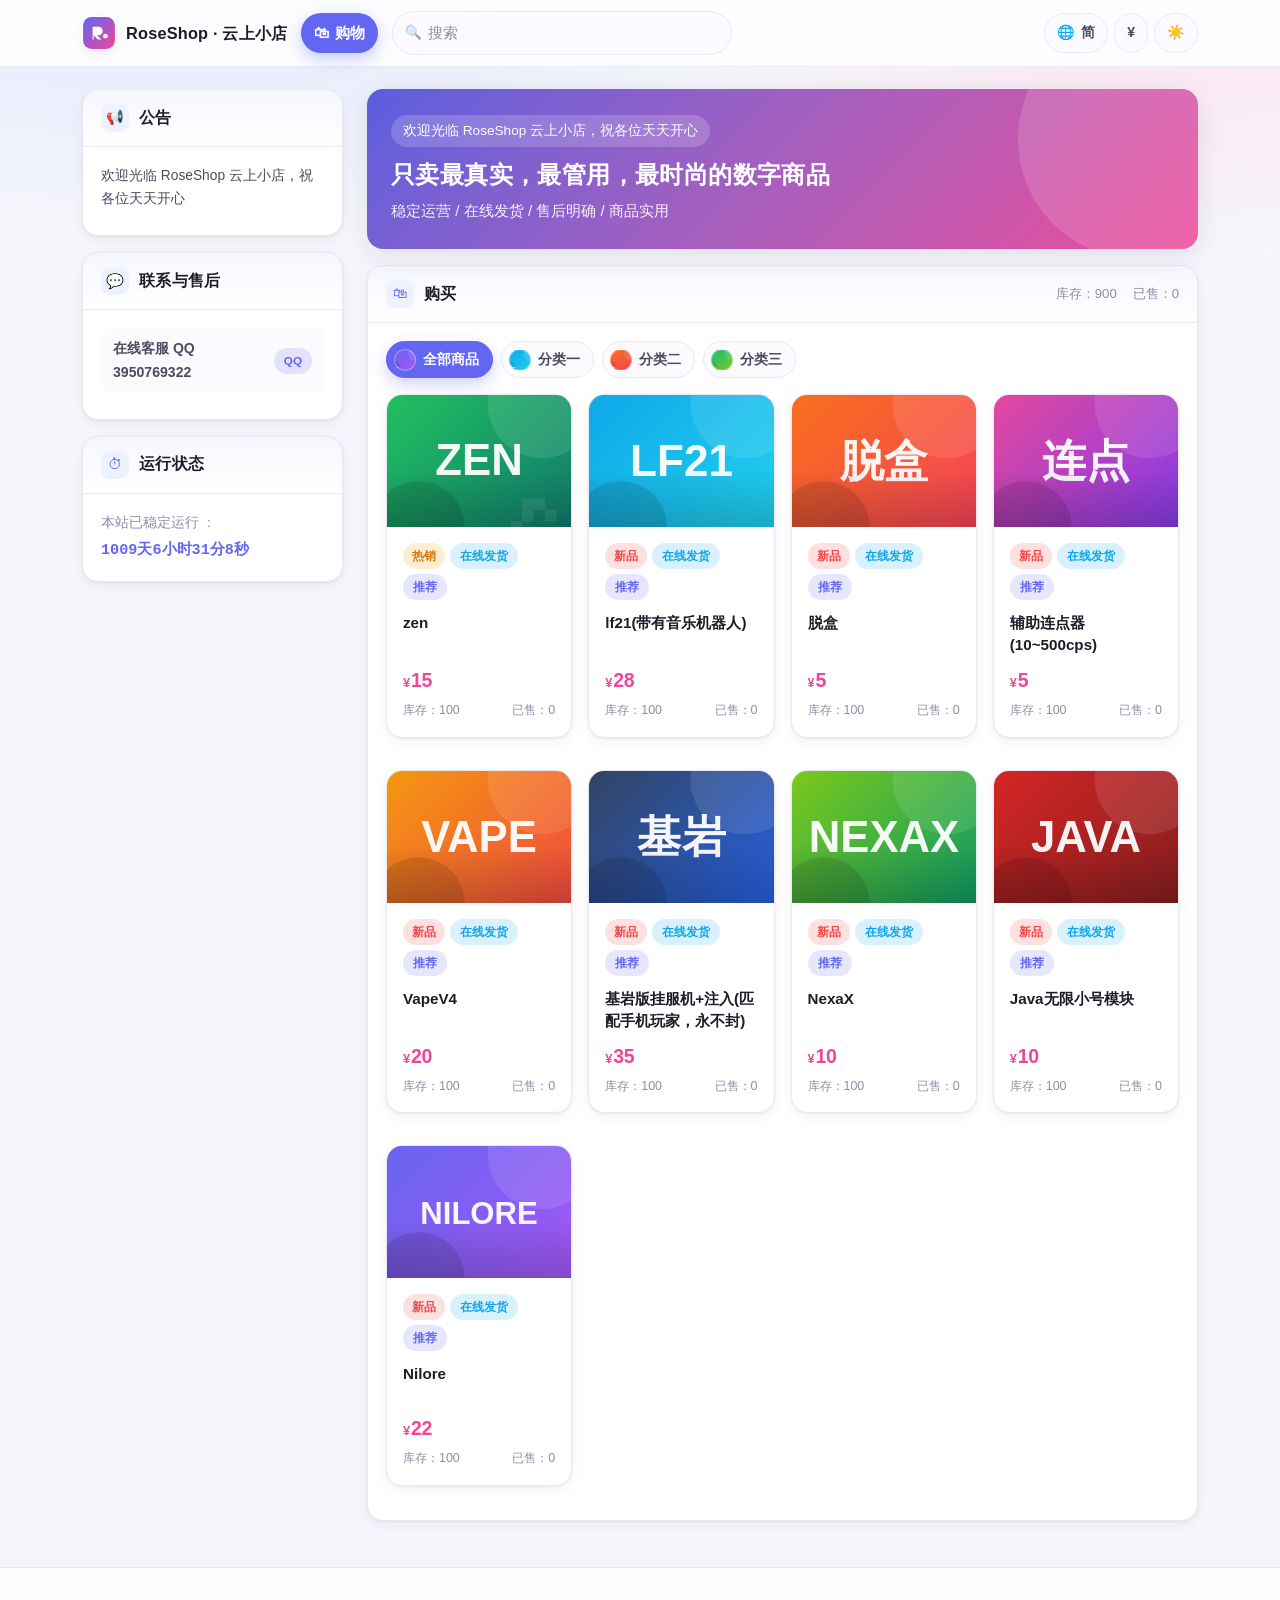
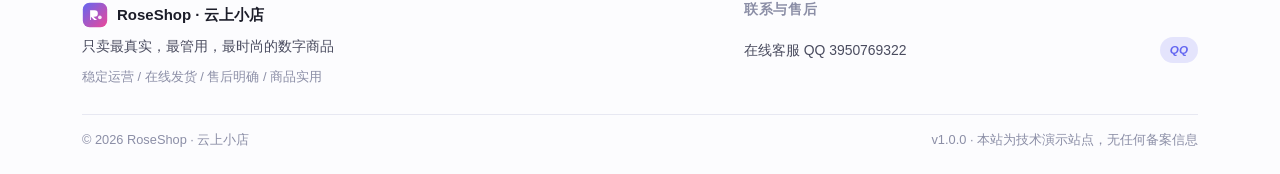
<file: index.html>
<!DOCTYPE html>
<html lang="zh-CN">
<head>
    <meta charset="UTF-8">
    <meta name="viewport" content="width=device-width, initial-scale=1, maximum-scale=1">
    <title>购物 - RoseShop · 云上小店</title>
    <meta name="keywords" content="数字商品,卡密,虚拟商品商城,静态站点">
    <meta name="description" content="一个纯静态、可部署到 Netlify / GitHub Pages 的虚拟商品商城">
    <link rel="icon" href="assets/images/favicon.svg">

    <!--start::HOOK-->
    <!--end::HOOK-->

    <link rel="stylesheet" href="assets/common/css/vendor/bootstrap.min.css">
    <link rel="stylesheet" href="assets/common/js/vendor/theme/default/layer.css">
    <link rel="stylesheet" href="assets/common/css/vendor/toastr.min.css">
    <link rel="stylesheet" href="assets/common/css/_.css">
    <link rel="stylesheet" href="assets/user/css/index.css">
</head>
<body>

<div data-chrome="header"></div>

<main class="container shop-layout">
    <div class="row g-3 g-lg-4">

        <!-- 主区：分类 + 商品列表 -->
        <div class="col-12 col-lg-8 col-xl-9 order-lg-last">
            <section class="rs-hero shop-hero">
                <span class="rs-hero__quote" data-role="hero-line-1">欢迎光临</span>
                <h2 data-role="hero-slogan">只卖最真实，最管用，最时尚的数字商品</h2>
                <p data-role="hero-sub">稳定运营 / 在线发货 / 售后明确 / 商品实用</p>
                <p class="mt-2 mb-0" style="font-size:.86rem;opacity:.85" data-role="hero-line-2"></p>
            </section>

            <section class="rs-panel">
                <div class="rs-panel__head">
                    <span class="rs-panel__icon">🛍</span>
                    <h6 data-i18n="购买">购买</h6>
                    <div class="ms-auto text-muted-2 d-flex gap-3" style="font-size:.82rem" data-role="shop-stats"></div>
                </div>
                <div class="rs-panel__body">
                    <div class="switch-category shop-cats"></div>
                    <div class="row g-2 g-lg-3 item-list">
                        <div class="item-message" data-i18n="努力加载中..">努力加载中..</div>
                    </div>
                </div>
            </section>
        </div>

        <!-- 侧栏：公告 / 售后 / 运行状态 -->
        <aside class="col-12 col-lg-4 col-xl-3 order-lg-first">
            <section class="rs-panel side-panel">
                <div class="rs-panel__head"><span class="rs-panel__icon">📢</span><h6 data-i18n="公告">公告</h6></div>
                <div class="rs-panel__body" data-role="announcement"></div>
            </section>

            <section class="rs-panel side-panel">
                <div class="rs-panel__head"><span class="rs-panel__icon">💬</span><h6 data-i18n="联系与售后">联系与售后</h6></div>
                <div class="rs-panel__body" data-role="contacts"></div>
            </section>

            <section class="rs-panel side-panel">
                <div class="rs-panel__head"><span class="rs-panel__icon">⏱</span><h6>运行状态</h6></div>
                <div class="rs-panel__body">
                    <div class="uptime-line"><span data-i18n="本站已稳定运行">本站已稳定运行</span>:</div>
                    <div class="rs-timer mt-1" data-role="uptime">--</div>
                </div>
            </section>
        </aside>

    </div>
</main>

<div data-chrome="footer"></div>

<!-- 第三方库（vendored，无外网依赖） -->
<script src="assets/common/js/vendor/jquery.min.js"></script>
<script src="assets/common/js/vendor/bootstrap.bundle.min.js"></script>
<script src="assets/common/js/vendor/layer.js"></script>
<script src="assets/common/js/vendor/sweetalert2.all.min.js"></script>
<script src="assets/common/js/vendor/toastr.min.js"></script>

<!-- 框架层：变量注入 / 控制器加载 / 公共运行时 -->
<script src="assets/common/js/ready.js?v=1.0.0"></script>
<script src="assets/data/i18n.js?v=1.0.0"></script>
<script src="assets/data/catalog.js?v=1.0.0"></script>
<script src="assets/data/cards.js?v=1.0.0"></script>
<script src="assets/common/js/_.js?v=1.0.0"></script>
<script src="assets/user/js/_index.js?v=1.0.0"></script>

<!-- 页面控制器：一页一控制器 -->
<script>ready("user/controller/index/index.js");</script>
</body>
</html>
</file>
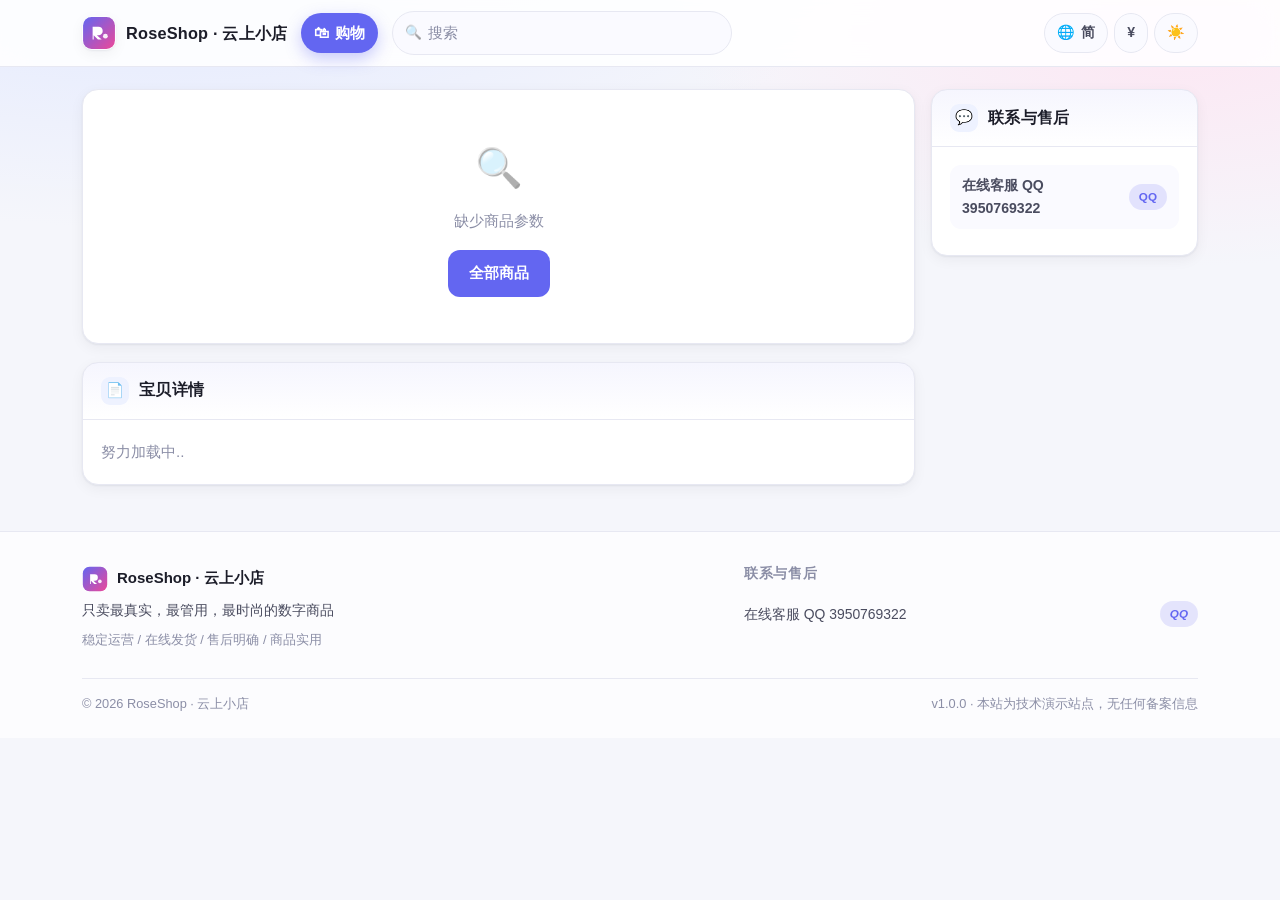
<file: item.html>
<!DOCTYPE html>
<html lang="zh-CN">
<head>
    <meta charset="UTF-8">
    <meta name="viewport" content="width=device-width, initial-scale=1, maximum-scale=1">
    <title>商品详情 - RoseShop · 云上小店</title>
    <meta name="keywords" content="商品详情,卡密,虚拟商品">
    <meta name="description" content="商品详情与下单页">
    <link rel="icon" href="assets/images/favicon.svg">
    <link rel="stylesheet" href="assets/common/css/vendor/bootstrap.min.css">
    <link rel="stylesheet" href="assets/common/js/vendor/theme/default/layer.css">
    <link rel="stylesheet" href="assets/common/css/vendor/toastr.min.css">
    <link rel="stylesheet" href="assets/common/css/_.css">
    <link rel="stylesheet" href="assets/user/css/index.css">
</head>
<body>

<div data-chrome="header"></div>

<main class="container shop-layout">
    <div class="row g-3">
        <div class="col-12 col-lg-9">
            <div class="rs-panel" data-role="item-panel">
                <div class="rs-panel__body"><span class="text-muted-2" data-i18n="努力加载中..">努力加载中..</span></div>
            </div>

            <section class="rs-panel">
                <div class="rs-panel__head">
                    <span class="rs-panel__icon">📄</span>
                    <h6 data-i18n="宝贝详情">宝贝详情</h6>
                </div>
                <div class="rs-panel__body detail-body" data-role="item-detail">
                    <span class="text-muted-2" data-i18n="努力加载中..">努力加载中..</span>
                </div>
            </section>
        </div>

        <aside class="col-12 col-lg-3">
            <section class="rs-panel">
                <div class="rs-panel__head"><span class="rs-panel__icon">💬</span><h6 data-i18n="联系与售后">联系与售后</h6></div>
                <div class="rs-panel__body" data-role="contacts"></div>
            </section>
        </aside>
    </div>
</main>

<div data-chrome="footer"></div>

<script src="assets/common/js/vendor/jquery.min.js"></script>
<script src="assets/common/js/vendor/bootstrap.bundle.min.js"></script>
<script src="assets/common/js/vendor/layer.js"></script>
<script src="assets/common/js/vendor/sweetalert2.all.min.js"></script>
<script src="assets/common/js/vendor/toastr.min.js"></script>

<script src="assets/common/js/ready.js?v=1.0.0"></script>
<script src="assets/data/i18n.js?v=1.0.0"></script>
<script src="assets/data/catalog.js?v=1.0.0"></script>
<script src="assets/data/cards.js?v=1.0.0"></script>
<script src="assets/common/js/_.js?v=1.0.0"></script>
<script src="assets/user/js/_index.js?v=1.0.0"></script>

<!-- 侧栏的通用信息（公告 / 售后）由公共层统一渲染 -->
<script>treasure.renderSidebar();</script>
<script>ready("user/controller/index/item.js");</script>
</body>
</html>
</file>
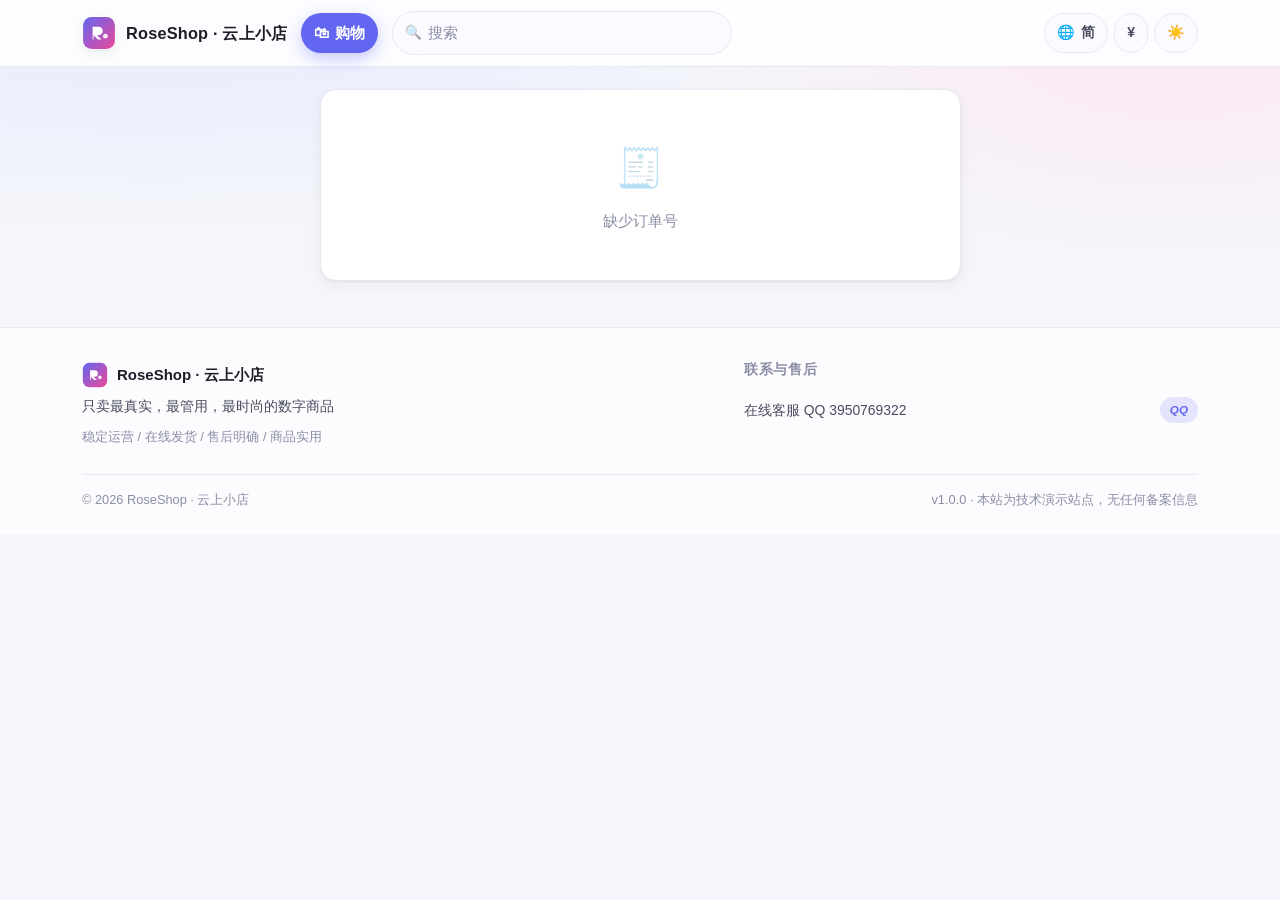
<file: order.html>
<!DOCTYPE html>
<html lang="zh-CN">
<head>
    <meta charset="UTF-8">
    <meta name="viewport" content="width=device-width, initial-scale=1, maximum-scale=1">
    <title>收银台 - RoseShop · 云上小店</title>
    <meta name="robots" content="noindex">
    <link rel="icon" href="assets/images/favicon.svg">
    <link rel="stylesheet" href="assets/common/css/vendor/bootstrap.min.css">
    <link rel="stylesheet" href="assets/common/js/vendor/theme/default/layer.css">
    <link rel="stylesheet" href="assets/common/css/vendor/toastr.min.css">
    <link rel="stylesheet" href="assets/common/css/_.css">
    <link rel="stylesheet" href="assets/user/css/index.css">
</head>
<body>

<div data-chrome="header"></div>

<main class="container shop-layout">
    <div class="row justify-content-center">
        <div class="col-12 col-lg-8 col-xl-7">
            <div class="rs-panel" data-role="order-panel">
                <div class="rs-panel__body"><span class="text-muted-2" data-i18n="努力加载中..">努力加载中..</span></div>
            </div>
        </div>
    </div>
</main>

<div data-chrome="footer"></div>

<script src="assets/common/js/vendor/jquery.min.js"></script>
<script src="assets/common/js/vendor/bootstrap.bundle.min.js"></script>
<script src="assets/common/js/vendor/layer.js"></script>
<script src="assets/common/js/vendor/sweetalert2.all.min.js"></script>
<script src="assets/common/js/vendor/toastr.min.js"></script>

<script src="assets/common/js/ready.js?v=1.0.0"></script>
<script src="assets/data/i18n.js?v=1.0.0"></script>
<script src="assets/data/catalog.js?v=1.0.0"></script>
<script src="assets/data/cards.js?v=1.0.0"></script>
<script src="assets/common/js/_.js?v=1.0.0"></script>
<script src="assets/user/js/_index.js?v=1.0.0"></script>

<script>ready("user/controller/order/order.js");</script>
</body>
</html>
</file>
<file: assets/common/js/vendor/theme/default/layer.css>
.layui-layer-imgbar,.layui-layer-imgtit a,.layui-layer-tab .layui-layer-title span,.layui-layer-title{text-overflow:ellipsis;white-space:nowrap}html #layuicss-layer{display:none;position:absolute;width:1989px}.layui-layer,.layui-layer-shade{position:fixed;_position:absolute;pointer-events:auto}.layui-layer-shade{top:0;left:0;width:100%;height:100%;_height:expression(document.body.offsetHeight+"px")}.layui-layer{-webkit-overflow-scrolling:touch;top:150px;left:0;margin:0;padding:0;background-color:#fff;-webkit-background-clip:content;border-radius:2px;box-shadow:1px 1px 50px rgba(0,0,0,.3)}.layui-layer-close{position:absolute}.layui-layer-content{position:relative}.layui-layer-border{border:1px solid #B2B2B2;border:1px solid rgba(0,0,0,.1);box-shadow:1px 1px 5px rgba(0,0,0,.2)}.layui-layer-load{background:url(loading-1.gif) center center no-repeat #eee}.layui-layer-ico{background:url(icon.png) no-repeat}.layui-layer-btn a,.layui-layer-dialog .layui-layer-ico,.layui-layer-setwin a{display:inline-block;*display:inline;*zoom:1;vertical-align:top}.layui-layer-move{display:none;position:fixed;*position:absolute;left:0;top:0;width:100%;height:100%;cursor:move;opacity:0;filter:alpha(opacity=0);background-color:#fff;z-index:2147483647}.layui-layer-resize{position:absolute;width:15px;height:15px;right:0;bottom:0;cursor:se-resize}.layer-anim{-webkit-animation-fill-mode:both;animation-fill-mode:both;-webkit-animation-duration:.3s;animation-duration:.3s}@-webkit-keyframes layer-bounceIn{0%{opacity:0;-webkit-transform:scale(.5);transform:scale(.5)}100%{opacity:1;-webkit-transform:scale(1);transform:scale(1)}}@keyframes layer-bounceIn{0%{opacity:0;-webkit-transform:scale(.5);-ms-transform:scale(.5);transform:scale(.5)}100%{opacity:1;-webkit-transform:scale(1);-ms-transform:scale(1);transform:scale(1)}}.layer-anim-00{-webkit-animation-name:layer-bounceIn;animation-name:layer-bounceIn}@-webkit-keyframes layer-zoomInDown{0%{opacity:0;-webkit-transform:scale(.1) translateY(-2000px);transform:scale(.1) translateY(-2000px);-webkit-animation-timing-function:ease-in-out;animation-timing-function:ease-in-out}60%{opacity:1;-webkit-transform:scale(.475) translateY(60px);transform:scale(.475) translateY(60px);-webkit-animation-timing-function:ease-out;animation-timing-function:ease-out}}@keyframes layer-zoomInDown{0%{opacity:0;-webkit-transform:scale(.1) translateY(-2000px);-ms-transform:scale(.1) translateY(-2000px);transform:scale(.1) translateY(-2000px);-webkit-animation-timing-function:ease-in-out;animation-timing-function:ease-in-out}60%{opacity:1;-webkit-transform:scale(.475) translateY(60px);-ms-transform:scale(.475) translateY(60px);transform:scale(.475) translateY(60px);-webkit-animation-timing-function:ease-out;animation-timing-function:ease-out}}.layer-anim-01{-webkit-animation-name:layer-zoomInDown;animation-name:layer-zoomInDown}@-webkit-keyframes layer-fadeInUpBig{0%{opacity:0;-webkit-transform:translateY(2000px);transform:translateY(2000px)}100%{opacity:1;-webkit-transform:translateY(0);transform:translateY(0)}}@keyframes layer-fadeInUpBig{0%{opacity:0;-webkit-transform:translateY(2000px);-ms-transform:translateY(2000px);transform:translateY(2000px)}100%{opacity:1;-webkit-transform:translateY(0);-ms-transform:translateY(0);transform:translateY(0)}}.layer-anim-02{-webkit-animation-name:layer-fadeInUpBig;animation-name:layer-fadeInUpBig}@-webkit-keyframes layer-zoomInLeft{0%{opacity:0;-webkit-transform:scale(.1) translateX(-2000px);transform:scale(.1) translateX(-2000px);-webkit-animation-timing-function:ease-in-out;animation-timing-function:ease-in-out}60%{opacity:1;-webkit-transform:scale(.475) translateX(48px);transform:scale(.475) translateX(48px);-webkit-animation-timing-function:ease-out;animation-timing-function:ease-out}}@keyframes layer-zoomInLeft{0%{opacity:0;-webkit-transform:scale(.1) translateX(-2000px);-ms-transform:scale(.1) translateX(-2000px);transform:scale(.1) translateX(-2000px);-webkit-animation-timing-function:ease-in-out;animation-timing-function:ease-in-out}60%{opacity:1;-webkit-transform:scale(.475) translateX(48px);-ms-transform:scale(.475) translateX(48px);transform:scale(.475) translateX(48px);-webkit-animation-timing-function:ease-out;animation-timing-function:ease-out}}.layer-anim-03{-webkit-animation-name:layer-zoomInLeft;animation-name:layer-zoomInLeft}@-webkit-keyframes layer-rollIn{0%{opacity:0;-webkit-transform:translateX(-100%) rotate(-120deg);transform:translateX(-100%) rotate(-120deg)}100%{opacity:1;-webkit-transform:translateX(0) rotate(0);transform:translateX(0) rotate(0)}}@keyframes layer-rollIn{0%{opacity:0;-webkit-transform:translateX(-100%) rotate(-120deg);-ms-transform:translateX(-100%) rotate(-120deg);transform:translateX(-100%) rotate(-120deg)}100%{opacity:1;-webkit-transform:translateX(0) rotate(0);-ms-transform:translateX(0) rotate(0);transform:translateX(0) rotate(0)}}.layer-anim-04{-webkit-animation-name:layer-rollIn;animation-name:layer-rollIn}@keyframes layer-fadeIn{0%{opacity:0}100%{opacity:1}}.layer-anim-05{-webkit-animation-name:layer-fadeIn;animation-name:layer-fadeIn}@-webkit-keyframes layer-shake{0%,100%{-webkit-transform:translateX(0);transform:translateX(0)}10%,30%,50%,70%,90%{-webkit-transform:translateX(-10px);transform:translateX(-10px)}20%,40%,60%,80%{-webkit-transform:translateX(10px);transform:translateX(10px)}}@keyframes layer-shake{0%,100%{-webkit-transform:translateX(0);-ms-transform:translateX(0);transform:translateX(0)}10%,30%,50%,70%,90%{-webkit-transform:translateX(-10px);-ms-transform:translateX(-10px);transform:translateX(-10px)}20%,40%,60%,80%{-webkit-transform:translateX(10px);-ms-transform:translateX(10px);transform:translateX(10px)}}.layer-anim-06{-webkit-animation-name:layer-shake;animation-name:layer-shake}@-webkit-keyframes fadeIn{0%{opacity:0}100%{opacity:1}}.layui-layer-title{padding:0 80px 0 20px;height:50px;line-height:50px;border-bottom:1px solid #F0F0F0;font-size:14px;color:#333;overflow:hidden;border-radius:2px 2px 0 0}.layui-layer-setwin{position:absolute;right:15px;*right:0;top:17px;font-size:0;line-height:initial}.layui-layer-setwin a{position:relative;width:16px;height:16px;margin-left:10px;font-size:12px;_overflow:hidden}.layui-layer-setwin .layui-layer-min cite{position:absolute;width:14px;height:2px;left:0;top:50%;margin-top:-1px;background-color:#2E2D3C;cursor:pointer;_overflow:hidden}.layui-layer-setwin .layui-layer-min:hover cite{background-color:#2D93CA}.layui-layer-setwin .layui-layer-max{background-position:-32px -40px}.layui-layer-setwin .layui-layer-max:hover{background-position:-16px -40px}.layui-layer-setwin .layui-layer-maxmin{background-position:-65px -40px}.layui-layer-setwin .layui-layer-maxmin:hover{background-position:-49px -40px}.layui-layer-setwin .layui-layer-close1{background-position:1px -40px;cursor:pointer}.layui-layer-setwin .layui-layer-close1:hover{opacity:.7}.layui-layer-setwin .layui-layer-close2{position:absolute;right:-28px;top:-28px;width:30px;height:30px;margin-left:0;background-position:-149px -31px;*right:-18px;_display:none}.layui-layer-setwin .layui-layer-close2:hover{background-position:-180px -31px}.layui-layer-btn{text-align:right;padding:0 15px 12px;pointer-events:auto;user-select:none;-webkit-user-select:none}.layui-layer-btn a{height:28px;line-height:28px;margin:5px 5px 0;padding:0 15px;border:1px solid #dedede;background-color:#fff;color:#333;border-radius:2px;font-weight:400;cursor:pointer;text-decoration:none}.layui-layer-btn a:hover{opacity:.9;text-decoration:none}.layui-layer-btn a:active{opacity:.8}.layui-layer-btn .layui-layer-btn0{border-color:#1E9FFF;background-color:#1E9FFF;color:#fff}.layui-layer-btn-l{text-align:left}.layui-layer-btn-c{text-align:center}.layui-layer-dialog{min-width:300px}.layui-layer-dialog .layui-layer-content{position:relative;padding:20px;line-height:24px;word-break:break-all;overflow:hidden;font-size:14px;overflow-x:hidden;overflow-y:auto}.layui-layer-dialog .layui-layer-content .layui-layer-ico{position:absolute;top:16px;left:15px;_left:-40px;width:30px;height:30px}.layui-layer-ico1{background-position:-30px 0}.layui-layer-ico2{background-position:-60px 0}.layui-layer-ico3{background-position:-90px 0}.layui-layer-ico4{background-position:-120px 0}.layui-layer-ico5{background-position:-150px 0}.layui-layer-ico6{background-position:-180px 0}.layui-layer-rim{border:6px solid #8D8D8D;border:6px solid rgba(0,0,0,.3);border-radius:5px;box-shadow:none}.layui-layer-msg{min-width:180px;border:1px solid #D3D4D3;box-shadow:none}.layui-layer-hui{min-width:100px;background-color:#000;filter:alpha(opacity=60);background-color:rgba(0,0,0,.6);color:#fff;border:none}.layui-layer-hui .layui-layer-content{padding:12px 25px;text-align:center}.layui-layer-dialog .layui-layer-padding{padding:20px 20px 20px 55px;text-align:left}.layui-layer-page .layui-layer-content{position:relative;overflow:auto}.layui-layer-iframe .layui-layer-btn,.layui-layer-page .layui-layer-btn{padding-top:10px}.layui-layer-nobg{background:0 0}.layui-layer-iframe iframe{display:block;width:100%}.layui-layer-loading{border-radius:100%;background:0 0;box-shadow:none;border:none}.layui-layer-loading .layui-layer-content{width:60px;height:24px;background:url(loading-0.gif) no-repeat}.layui-layer-loading .layui-layer-loading1{width:37px;height:37px;background:url(loading-1.gif) no-repeat}.layui-layer-ico16,.layui-layer-loading .layui-layer-loading2{width:32px;height:32px;background:url(loading-2.gif) no-repeat}.layui-layer-tips{background:0 0;box-shadow:none;border:none}.layui-layer-tips .layui-layer-content{position:relative;line-height:22px;min-width:12px;padding:8px 15px;font-size:12px;_float:left;border-radius:2px;box-shadow:1px 1px 3px rgba(0,0,0,.2);background-color:#000;color:#fff}.layui-layer-tips .layui-layer-close{right:-2px;top:-1px}.layui-layer-tips i.layui-layer-TipsG{position:absolute;width:0;height:0;border-width:8px;border-color:transparent;border-style:dashed;*overflow:hidden}.layui-layer-tips i.layui-layer-TipsB,.layui-layer-tips i.layui-layer-TipsT{left:5px;border-right-style:solid;border-right-color:#000}.layui-layer-tips i.layui-layer-TipsT{bottom:-8px}.layui-layer-tips i.layui-layer-TipsB{top:-8px}.layui-layer-tips i.layui-layer-TipsL,.layui-layer-tips i.layui-layer-TipsR{top:5px;border-bottom-style:solid;border-bottom-color:#000}.layui-layer-tips i.layui-layer-TipsR{left:-8px}.layui-layer-tips i.layui-layer-TipsL{right:-8px}.layui-layer-lan[type=dialog]{min-width:280px}.layui-layer-lan .layui-layer-title{background:#4476A7;color:#fff;border:none}.layui-layer-lan .layui-layer-btn{padding:5px 10px 10px;text-align:right;border-top:1px solid #E9E7E7}.layui-layer-lan .layui-layer-btn a{background:#fff;border-color:#E9E7E7;color:#333}.layui-layer-lan .layui-layer-btn .layui-layer-btn1{background:#C9C5C5}.layui-layer-molv .layui-layer-title{background:#009f95;color:#fff;border:none}.layui-layer-molv .layui-layer-btn a{background:#009f95;border-color:#009f95}.layui-layer-molv .layui-layer-btn .layui-layer-btn1{background:#92B8B1}.layui-layer-iconext{background:url(icon-ext.png) no-repeat}.layui-layer-prompt .layui-layer-input{display:block;width:260px;height:36px;margin:0 auto;line-height:30px;padding-left:10px;border:1px solid #e6e6e6;color:#333}.layui-layer-prompt textarea.layui-layer-input{width:300px;height:100px;line-height:20px;padding:6px 10px}.layui-layer-prompt .layui-layer-content{padding:20px}.layui-layer-prompt .layui-layer-btn{padding-top:0}.layui-layer-tab{box-shadow:1px 1px 50px rgba(0,0,0,.4)}.layui-layer-tab .layui-layer-title{padding-left:0;overflow:visible}.layui-layer-tab .layui-layer-title span{position:relative;float:left;min-width:80px;max-width:300px;padding:0 20px;text-align:center;overflow:hidden;cursor:pointer}.layui-layer-tab .layui-layer-title span.layui-this{height:51px;border-left:1px solid #eee;border-right:1px solid #eee;background-color:#fff;z-index:10}.layui-layer-tab .layui-layer-title span:first-child{border-left:none}.layui-layer-tabmain{line-height:24px;clear:both}.layui-layer-tabmain .layui-layer-tabli{display:none}.layui-layer-tabmain .layui-layer-tabli.layui-this{display:block}.layui-layer-photos{background:0 0;box-shadow:none}.layui-layer-photos .layui-layer-content{overflow:hidden;text-align:center}.layui-layer-photos .layui-layer-phimg img{position:relative;width:100%;display:inline-block;*display:inline;*zoom:1;vertical-align:top}.layui-layer-imgnext,.layui-layer-imgprev{position:fixed;top:50%;width:27px;_width:44px;height:44px;margin-top:-22px;outline:0;blr:expression(this.onFocus=this.blur())}.layui-layer-imgprev{left:30px;background-position:-5px -5px;_background-position:-70px -5px}.layui-layer-imgprev:hover{background-position:-33px -5px;_background-position:-120px -5px}.layui-layer-imgnext{right:30px;_right:8px;background-position:-5px -50px;_background-position:-70px -50px}.layui-layer-imgnext:hover{background-position:-33px -50px;_background-position:-120px -50px}.layui-layer-imgbar{position:fixed;left:0;right:0;bottom:0;width:100%;height:40px;line-height:40px;background-color:#000\9;filter:Alpha(opacity=60);background-color:rgba(2,0,0,.35);color:#fff;overflow:hidden;font-size:0}.layui-layer-imgtit *{display:inline-block;*display:inline;*zoom:1;vertical-align:top;font-size:12px}.layui-layer-imgtit a{max-width:65%;overflow:hidden;color:#fff}.layui-layer-imgtit a:hover{color:#fff;text-decoration:underline}.layui-layer-imgtit em{padding-left:10px;font-style:normal}@-webkit-keyframes layer-bounceOut{100%{opacity:0;-webkit-transform:scale(.7);transform:scale(.7)}30%{-webkit-transform:scale(1.05);transform:scale(1.05)}0%{-webkit-transform:scale(1);transform:scale(1)}}@keyframes layer-bounceOut{100%{opacity:0;-webkit-transform:scale(.7);-ms-transform:scale(.7);transform:scale(.7)}30%{-webkit-transform:scale(1.05);-ms-transform:scale(1.05);transform:scale(1.05)}0%{-webkit-transform:scale(1);-ms-transform:scale(1);transform:scale(1)}}.layer-anim-close{-webkit-animation-name:layer-bounceOut;animation-name:layer-bounceOut;-webkit-animation-fill-mode:both;animation-fill-mode:both;-webkit-animation-duration:.2s;animation-duration:.2s}@media screen and (max-width:1100px){.layui-layer-iframe{overflow-y:auto;-webkit-overflow-scrolling:touch}}
</file>
<file: assets/common/css/_.css>
/*!
 * _.css —— 全站基础样式层
 * 设计令牌 -> 基础元素 -> 导航页脚 -> 卡片/徽章/表单/表格 -> 动效
 * 主题：data-theme="light|dark"（由 Theme.apply() 写入，同时同步 data-bs-theme）
 */

/* ============================================================
 * 1. 设计令牌
 * ============================================================ */
:root {
    --rs-primary: #6366f1;
    --rs-primary-600: #4f46e5;
    --rs-primary-050: #eef2ff;
    --rs-accent: #ec4899;
    --rs-success: #10b981;
    --rs-warning: #f59e0b;
    --rs-danger: #ef4444;
    --rs-info: #0ea5e9;

    --rs-bg: #f5f6fb;
    --rs-bg-grad: radial-gradient(1200px 500px at 12% -8%, #e0e7ff 0%, rgba(224, 231, 255, 0) 60%),
    radial-gradient(900px 420px at 92% 4%, #fce7f3 0%, rgba(252, 231, 243, 0) 55%);
    --rs-surface: #ffffff;
    --rs-surface-2: #fafaff;
    --rs-border: #e7e8f2;
    --rs-border-strong: #d8dae8;
    --rs-text: #1c1d29;
    --rs-text-2: #4a4c5f;
    --rs-muted: #8b8ea6;

    --rs-radius: 16px;
    --rs-radius-sm: 10px;
    --rs-shadow-sm: 0 1px 2px rgba(24, 26, 48, .06), 0 4px 14px rgba(24, 26, 48, .05);
    --rs-shadow: 0 6px 28px rgba(24, 26, 48, .10);
    --rs-shadow-lg: 0 18px 50px rgba(24, 26, 48, .16);
    --rs-transition: .22s cubic-bezier(.4, 0, .2, 1);
}

[data-theme="dark"] {
    --rs-primary: #818cf8;
    --rs-primary-600: #6366f1;
    --rs-primary-050: #232544;
    --rs-bg: #0e1018;
    --rs-bg-grad: radial-gradient(1100px 480px at 10% -10%, #1c2140 0%, rgba(28, 33, 64, 0) 62%),
    radial-gradient(900px 400px at 95% 0%, #2a1730 0%, rgba(42, 23, 48, 0) 58%);
    --rs-surface: #171a26;
    --rs-surface-2: #1d2130;
    --rs-border: #272c3d;
    --rs-border-strong: #333a4e;
    --rs-text: #eceefb;
    --rs-text-2: #b9bed4;
    --rs-muted: #7f869d;
    --rs-shadow-sm: 0 1px 2px rgba(0, 0, 0, .4);
    --rs-shadow: 0 8px 30px rgba(0, 0, 0, .45);
    --rs-shadow-lg: 0 20px 56px rgba(0, 0, 0, .6);
}

/* ============================================================
 * 2. 基础
 * ============================================================ */
html { scroll-behavior: smooth; }

body {
    min-height: 100vh;
    margin: 0;
    color: var(--rs-text);
    background-color: var(--rs-bg);
    background-image: var(--rs-bg-grad);
    background-attachment: fixed;
    font-family: -apple-system, BlinkMacSystemFont, "Segoe UI", "PingFang SC", "Hiragino Sans GB",
    "Microsoft YaHei", "Helvetica Neue", Arial, sans-serif;
    font-size: 15px;
    line-height: 1.65;
    -webkit-font-smoothing: antialiased;
    transition: background-color var(--rs-transition), color var(--rs-transition);
}

a { color: var(--rs-primary); text-decoration: none; transition: color var(--rs-transition); }
a:hover { color: var(--rs-accent); }

h1, h2, h3, h4, h5, h6 { color: var(--rs-text); font-weight: 700; }

hr { border-color: var(--rs-border); opacity: .8; }

::selection { background: var(--rs-primary); color: #fff; }

/* 滚动条 */
::-webkit-scrollbar { width: 10px; height: 10px; }
::-webkit-scrollbar-track { background: transparent; }
::-webkit-scrollbar-thumb { background: var(--rs-border-strong); border-radius: 99px; border: 3px solid transparent; background-clip: content-box; }
::-webkit-scrollbar-thumb:hover { background: var(--rs-muted); background-clip: content-box; }

/* ============================================================
 * 3. 页头
 * ============================================================ */
/* 页头/页脚由 JS 渲染，先占位以减少布局抖动 */
[data-chrome="header"] { display: block; min-height: 66px; }
[data-chrome="footer"] { display: block; }

.rs-navbar {
    position: sticky;
    top: 0;
    z-index: 1030;
    background: color-mix(in srgb, var(--rs-surface) 88%, transparent);
    border-bottom: 1px solid var(--rs-border);
    backdrop-filter: saturate(180%) blur(14px);
    -webkit-backdrop-filter: saturate(180%) blur(14px);
}

.rs-navbar__inner {
    display: flex;
    align-items: center;
    gap: 14px;
    min-height: 66px;
    flex-wrap: wrap;
}

.rs-brand { display: flex; align-items: center; gap: 10px; flex: 0 0 auto; }
.rs-brand__logo { width: 34px; height: 34px; border-radius: 10px; box-shadow: var(--rs-shadow-sm); }
.rs-brand__name {
    font-weight: 800;
    font-size: 1.02rem;
    color: var(--rs-text);
    letter-spacing: .2px;
    max-width: 40vw;
    overflow: hidden; text-overflow: ellipsis; white-space: nowrap;
}

.rs-nav { display: flex; align-items: center; gap: 4px; list-style: none; margin: 0; padding: 0; }
.rs-nav__link {
    display: inline-flex; align-items: center; gap: 6px;
    padding: 7px 13px; border-radius: 999px;
    color: var(--rs-text-2); font-weight: 600; font-size: .93rem;
    transition: var(--rs-transition);
}
.rs-nav__link:hover { background: var(--rs-primary-050); color: var(--rs-primary); }
.rs-nav__link.is-primary { background: var(--rs-primary); color: #fff; box-shadow: 0 6px 16px color-mix(in srgb, var(--rs-primary) 35%, transparent); }
.rs-nav__icon { font-size: .95rem; }

.rs-search {
    position: relative; flex: 1 1 190px; min-width: 150px; max-width: 340px;
    display: flex; align-items: center;
    background: var(--rs-surface-2);
    border: 1px solid var(--rs-border);
    border-radius: 999px;
    padding: 0 6px 0 12px;
    transition: var(--rs-transition);
}
.rs-search:focus-within { border-color: var(--rs-primary); box-shadow: 0 0 0 4px color-mix(in srgb, var(--rs-primary) 15%, transparent); }
.rs-search__icon { font-size: .85rem; opacity: .6; }
.rs-search input {
    flex: 1; border: 0; outline: 0; background: transparent; color: var(--rs-text);
    padding: 9px 6px; font-size: .92rem; width: 100%;
}
.rs-search input::placeholder { color: var(--rs-muted); }

.rs-navbar__actions { display: flex; align-items: center; gap: 6px; margin-left: auto; }

.rs-chip {
    display: inline-flex; align-items: center; gap: 6px;
    padding: 7px 12px; border-radius: 999px;
    background: var(--rs-surface-2);
    border: 1px solid var(--rs-border);
    color: var(--rs-text-2);
    font-size: .88rem; font-weight: 600; cursor: pointer;
    transition: var(--rs-transition);
    white-space: nowrap;
}
.rs-chip:hover { border-color: var(--rs-primary); color: var(--rs-primary); transform: translateY(-1px); }
.rs-chip--primary { background: var(--rs-primary); border-color: var(--rs-primary); color: #fff; }
.rs-chip--primary:hover { color: #fff; filter: brightness(1.06); }
.rs-chip--ghost { padding: 7px 10px; }
.rs-chip--user { background: var(--rs-primary-050); border-color: transparent; color: var(--rs-primary); }
.rs-chip b { font-weight: 800; }

.rs-menu { position: relative; }
.rs-menu__panel {
    position: absolute; right: 0; top: calc(100% + 8px);
    min-width: 168px; padding: 6px;
    background: var(--rs-surface);
    border: 1px solid var(--rs-border);
    border-radius: 14px;
    box-shadow: var(--rs-shadow-lg);
    display: none; z-index: 1040;
}
.rs-menu__panel.is-open { display: block; animation: rs-pop .16s ease-out; }
.rs-menu__item {
    display: flex; align-items: center; justify-content: space-between; gap: 10px;
    width: 100%; padding: 9px 11px; border: 0; border-radius: 9px;
    background: transparent; color: var(--rs-text-2);
    font-size: .9rem; text-align: left; cursor: pointer;
    transition: var(--rs-transition);
}
.rs-menu__item:hover { background: var(--rs-primary-050); color: var(--rs-primary); }
.rs-menu__item.is-primary { background: var(--rs-primary); color: #fff; }
.rs-menu__item em { font-style: normal; opacity: .7; font-size: .82rem; }

@keyframes rs-pop { from { opacity: 0; transform: translateY(-6px); } to { opacity: 1; transform: none; } }

/* ============================================================
 * 4. 面板 / 卡片
 * ============================================================ */
.rs-panel {
    background: var(--rs-surface);
    border: 1px solid var(--rs-border);
    border-radius: var(--rs-radius);
    box-shadow: var(--rs-shadow-sm);
    overflow: hidden;
}
.rs-panel + .rs-panel { margin-top: 18px; }
.rs-panel__head {
    display: flex; align-items: center; gap: 10px;
    padding: 14px 18px;
    border-bottom: 1px solid var(--rs-border);
    background: linear-gradient(180deg, color-mix(in srgb, var(--rs-primary) 6%, transparent), transparent);
}
.rs-panel__head h6 { margin: 0; font-size: .98rem; letter-spacing: .3px; }
.rs-panel__icon {
    display: inline-flex; align-items: center; justify-content: center;
    width: 28px; height: 28px; border-radius: 9px;
    background: var(--rs-primary-050); color: var(--rs-primary); font-size: .9rem;
}
.rs-panel__body { padding: 18px; }
.rs-panel__body--tight { padding: 12px; }

.rs-hero {
    padding: 26px 24px;
    background: linear-gradient(135deg, color-mix(in srgb, var(--rs-primary) 92%, #000) 0%, var(--rs-accent) 100%);
    color: #fff;
    border-radius: var(--rs-radius);
    box-shadow: var(--rs-shadow);
    position: relative; overflow: hidden;
}
.rs-hero::after {
    content: ""; position: absolute; right: -60px; top: -70px;
    width: 240px; height: 240px; border-radius: 50%;
    background: rgba(255, 255, 255, .14);
}
.rs-hero h2 { color: #fff; font-size: 1.5rem; margin: 6px 0 8px; letter-spacing: .4px; }
.rs-hero p { margin: 0; opacity: .92; font-size: .95rem; }
.rs-hero__quote {
    display: inline-block; margin-bottom: 8px; padding: 5px 12px;
    background: rgba(255, 255, 255, .18); border-radius: 999px;
    font-size: .85rem; backdrop-filter: blur(6px);
}

/* 商品卡 */
.item-list { position: relative; }
.acg-card {
    display: flex; flex-direction: column;
    background: var(--rs-surface);
    border: 1px solid var(--rs-border);
    border-radius: var(--rs-radius);
    overflow: hidden;
    box-shadow: var(--rs-shadow-sm);
    transition: transform var(--rs-transition), box-shadow var(--rs-transition), border-color var(--rs-transition);
    position: relative; height: 100%;
}
a:hover > .acg-card { transform: translateY(-5px); box-shadow: var(--rs-shadow); border-color: color-mix(in srgb, var(--rs-primary) 45%, var(--rs-border)); }
.acg-thumb {
    height: 132px;
    background-size: cover; background-position: center;
    background-color: var(--rs-surface-2);
    position: relative;
}
.acg-thumb::after {
    content: ""; position: absolute; inset: 0;
    background: linear-gradient(180deg, transparent 55%, rgba(0, 0, 0, .18));
}
.acg-card .goods-title {
    font-size: .95rem; font-weight: 700; color: var(--rs-text);
    margin: 6px 0 8px; line-height: 1.45;
    display: -webkit-box; -webkit-line-clamp: 2; -webkit-box-orient: vertical; overflow: hidden;
    min-height: 2.7em;
}
.acg-card .tags { display: flex; flex-wrap: wrap; gap: 5px; margin-bottom: 6px; }
.acg-card .stat-row { display: flex; align-items: baseline; justify-content: space-between; }
.acg-card .stat-bottom { display: flex; justify-content: space-between; font-size: .78rem; color: var(--rs-muted); }
.acg-card .price { color: var(--rs-accent); font-weight: 800; font-size: 1.22rem; letter-spacing: -.2px; }
.acg-card .price .unit { font-size: .8rem; margin-right: 1px; font-weight: 700; }

.acg-card.soldout { opacity: .62; filter: grayscale(.7); }
.soldout-ribbon {
    position: absolute; right: -34px; top: 14px; width: 130px;
    background: var(--rs-muted); color: #fff; text-align: center;
    font-size: .74rem; font-weight: 700; padding: 3px 0;
    transform: rotate(38deg); letter-spacing: 1px;
}

.acg-card--skeleton { pointer-events: none; }
.acg-card--skeleton .sk {
    display: block; height: 12px; border-radius: 6px; margin-bottom: 9px;
    background: linear-gradient(90deg, var(--rs-border) 25%, var(--rs-surface-2) 37%, var(--rs-border) 63%);
    background-size: 400% 100%; animation: rs-shimmer 1.3s ease-in-out infinite;
}
.sk-70 { width: 70%; } .sk-40 { width: 40%; } .sk-55 { width: 55%; }
@keyframes rs-shimmer { 0% { background-position: 100% 50%; } 100% { background-position: 0 50%; } }

/* 徽章 / 标签 */
.badge-soft {
    display: inline-flex; align-items: center;
    padding: 2px 9px; border-radius: 999px;
    font-size: .73rem; font-weight: 700; line-height: 1.7;
    background: var(--rs-primary-050); color: var(--rs-primary);
    border: 1px solid transparent;
}
.badge-soft-primary { background: color-mix(in srgb, var(--rs-primary) 16%, transparent); color: var(--rs-primary); }
.badge-soft-success { background: color-mix(in srgb, var(--rs-success) 16%, transparent); color: var(--rs-success); }
.badge-soft-warning { background: color-mix(in srgb, var(--rs-warning) 18%, transparent); color: #b45309; }
.badge-soft-danger { background: color-mix(in srgb, var(--rs-danger) 16%, transparent); color: var(--rs-danger); }
.badge-soft-info { background: color-mix(in srgb, var(--rs-info) 16%, transparent); color: var(--rs-info); }
.badge-soft-muted { background: color-mix(in srgb, var(--rs-muted) 18%, transparent); color: var(--rs-muted); }
[data-theme="dark"] .badge-soft-warning { color: #fbbf24; }

/* 兼容原站标签命名 */
.acg-tag {
    display: inline-flex; align-items: center;
    padding: 2px 9px; border-radius: 999px;
    font-size: .73rem; font-weight: 700; line-height: 1.7;
    background: rgba(239, 68, 68, .16); color: #ef4444;
}
.acg-tag--blue { background: rgba(59, 130, 246, .16); color: #3b82f6; }
.acg-tag--green { background: rgba(16, 185, 129, .16); color: #10b981; }
.acg-tag--purple { background: rgba(139, 92, 246, .16); color: #8b5cf6; }
.acg-tag--orange { background: rgba(245, 158, 11, .18); color: #d97706; }
.acg-tag--cyan { background: rgba(6, 182, 212, .16); color: #0891b2; }
.acg-tag--gray { background: rgba(120, 130, 150, .18); color: var(--rs-muted); }
.acg-tag--red { background: rgba(239, 68, 68, .16); color: #ef4444; }

/* 分类 chip */
.switch-category { display: flex; flex-wrap: wrap; gap: 8px; }
.chip {
    display: inline-flex; align-items: center; gap: 7px;
    padding: 6px 13px 6px 7px; border-radius: 999px;
    background: var(--rs-surface-2); border: 1px solid var(--rs-border);
    color: var(--rs-text-2); font-size: .87rem; font-weight: 600;
    transition: var(--rs-transition);
}
.chip:hover { border-color: var(--rs-primary); color: var(--rs-primary); }
.chip.is-primary { background: var(--rs-primary); border-color: var(--rs-primary); color: #fff; box-shadow: 0 6px 16px color-mix(in srgb, var(--rs-primary) 30%, transparent); }
.chip-icon {
    width: 22px; height: 22px; border-radius: 50%;
    background-size: cover; background-position: center;
    border: 1px solid rgba(255, 255, 255, .35);
    flex: 0 0 auto;
}

/* ============================================================
 * 5. 按钮 / 表单
 * ============================================================ */
.rs-btn {
    display: inline-flex; align-items: center; justify-content: center; gap: 7px;
    padding: 10px 20px; border-radius: 12px; border: 1px solid transparent;
    font-size: .93rem; font-weight: 700; cursor: pointer;
    transition: var(--rs-transition); white-space: nowrap;
    background: var(--rs-primary); color: #fff;
}
.rs-btn:hover { color: #fff; filter: brightness(1.07); transform: translateY(-1px); box-shadow: 0 10px 22px color-mix(in srgb, var(--rs-primary) 32%, transparent); }
.rs-btn:active { transform: none; }
.rs-btn[disabled], .rs-btn.is-disabled { opacity: .55; cursor: not-allowed; transform: none; box-shadow: none; filter: none; }
.rs-btn--block { width: 100%; }
.rs-btn--lg { padding: 13px 26px; font-size: 1rem; }
.rs-btn--ghost { background: var(--rs-surface-2); color: var(--rs-text-2); border-color: var(--rs-border); }
.rs-btn--ghost:hover { color: var(--rs-primary); border-color: var(--rs-primary); box-shadow: none; background: var(--rs-primary-050); }
.rs-btn--success { background: var(--rs-success); }
.rs-btn--docker { background: var(--rs-surface); color: var(--rs-text); border-color: var(--rs-border); }

.rs-field { margin-bottom: 14px; }
.rs-field > label { display: block; font-size: .85rem; font-weight: 700; color: var(--rs-text-2); margin-bottom: 6px; }
.rs-input, .rs-select, .rs-textarea {
    width: 100%; padding: 10px 13px;
    background: var(--rs-surface-2);
    border: 1px solid var(--rs-border);
    border-radius: 11px;
    color: var(--rs-text); font-size: .93rem;
    outline: 0; transition: var(--rs-transition);
}
.rs-input:focus, .rs-select:focus, .rs-textarea:focus {
    border-color: var(--rs-primary);
    box-shadow: 0 0 0 4px color-mix(in srgb, var(--rs-primary) 14%, transparent);
    background: var(--rs-surface);
}
.rs-input::placeholder { color: var(--rs-muted); }
.rs-input--code {
    font-family: ui-monospace, SFMono-Regular, Menlo, Consolas, monospace;
    letter-spacing: .6px;
}

.rs-stepper { display: inline-flex; align-items: center; border: 1px solid var(--rs-border); border-radius: 11px; overflow: hidden; background: var(--rs-surface-2); }
.rs-stepper button {
    width: 36px; height: 38px; border: 0; background: transparent; cursor: pointer;
    color: var(--rs-text-2); font-size: 1.05rem; font-weight: 700; transition: var(--rs-transition);
}
.rs-stepper button:hover { background: var(--rs-primary-050); color: var(--rs-primary); }
.rs-stepper input {
    width: 58px; height: 38px; border: 0; background: transparent; text-align: center;
    color: var(--rs-text); font-weight: 700; outline: 0;
    border-left: 1px solid var(--rs-border); border-right: 1px solid var(--rs-border);
}

.rs-radio-group { display: flex; flex-wrap: wrap; gap: 9px; }
.rs-radio {
    display: inline-flex; align-items: center; gap: 8px;
    padding: 8px 14px; border-radius: 12px; cursor: pointer;
    background: var(--rs-surface-2); border: 1px solid var(--rs-border);
    color: var(--rs-text-2); font-size: .89rem; font-weight: 600;
    transition: var(--rs-transition);
}
.rs-radio img { width: 20px; height: 20px; border-radius: 6px; }
.rs-radio:hover { border-color: var(--rs-primary); }
.rs-radio.is-primary { border-color: var(--rs-primary); background: var(--rs-primary-050); color: var(--rs-primary); box-shadow: 0 0 0 3px color-mix(in srgb, var(--rs-primary) 12%, transparent); }

.rs-switch-race { display: flex; flex-wrap: wrap; gap: 8px; }
.rs-race {
    padding: 8px 14px; border-radius: 12px; cursor: pointer;
    background: var(--rs-surface-2); border: 1px solid var(--rs-border);
    color: var(--rs-text-2); font-size: .88rem; font-weight: 600;
    display: inline-flex; flex-direction: column; align-items: center; line-height: 1.35;
    transition: var(--rs-transition);
}
.rs-race small { font-size: .78rem; color: var(--rs-muted); font-weight: 700; }
.rs-race:hover { border-color: var(--rs-primary); }
.rs-race.is-primary { border-color: var(--rs-primary); background: var(--rs-primary-050); color: var(--rs-primary); }
.rs-race.is-primary small { color: var(--rs-primary); }
.rs-race.is-disabled { opacity: .5; cursor: not-allowed; text-decoration: line-through; }

/* ============================================================
 * 6. 表格
 * ============================================================ */
.rs-table { width: 100%; border-collapse: separate; border-spacing: 0; font-size: .9rem; }
.rs-table th, .rs-table td { padding: 11px 13px; text-align: left; border-bottom: 1px solid var(--rs-border); vertical-align: middle; }
.rs-table th { font-size: .82rem; font-weight: 700; color: var(--rs-muted); text-transform: uppercase; letter-spacing: .5px; white-space: nowrap; }
.rs-table tbody tr { transition: background var(--rs-transition); }
.rs-table tbody tr:hover { background: var(--rs-surface-2); }
.rs-table__thumb { width: 44px; height: 44px; border-radius: 10px; object-fit: cover; background: var(--rs-surface-2); }
.rs-table__empty { padding: 40px 0; text-align: center; color: var(--rs-muted); }
.rs-table-wrap { overflow-x: auto; }

/* ============================================================
 * 7. 其它通用块
 * ============================================================ */
.rs-stat { display: flex; flex-direction: column; gap: 4px; padding: 16px 18px; background: var(--rs-surface); border: 1px solid var(--rs-border); border-radius: var(--rs-radius); box-shadow: var(--rs-shadow-sm); }
.rs-stat__label { font-size: .8rem; color: var(--rs-muted); font-weight: 700; letter-spacing: .3px; }
.rs-stat__value { font-size: 1.6rem; font-weight: 800; letter-spacing: -.5px; }
.rs-stat__unit { font-size: .85rem; font-weight: 700; opacity: .7; margin-left: 3px; }
.rs-stat--primary .rs-stat__value { color: var(--rs-primary); }
.rs-stat--success .rs-stat__value { color: var(--rs-success); }
.rs-stat--info .rs-stat__value { color: var(--rs-info); }
.rs-stat--warning .rs-stat__value { color: var(--rs-warning); }

.rs-kv { display: flex; justify-content: space-between; gap: 14px; padding: 9px 0; border-bottom: 1px dashed var(--rs-border); font-size: .9rem; }
.rs-kv:last-child { border-bottom: 0; }
.rs-kv > span:first-child { color: var(--rs-muted); }
.rs-kv > span:last-child { color: var(--rs-text); font-weight: 600; text-align: right; }

.rs-contact-line { display: flex; align-items: center; justify-content: space-between; gap: 10px; padding: 9px 12px; border-radius: 11px; background: var(--rs-surface-2); margin-bottom: 8px; font-size: .88rem; transition: var(--rs-transition); }
.rs-contact-line:hover { background: var(--rs-primary-050); }
.rs-contact-line .name { color: var(--rs-text-2); font-weight: 600; overflow-wrap: anywhere; }
.rs-contact-line .badge-soft { flex: 0 0 auto; }

.rs-timer { font-family: ui-monospace, SFMono-Regular, Menlo, Consolas, monospace; font-weight: 700; color: var(--rs-primary); font-size: .95rem; }

.rs-alert { padding: 12px 15px; border-radius: 12px; font-size: .88rem; border: 1px solid transparent; }
.rs-alert--info { background: color-mix(in srgb, var(--rs-info) 12%, transparent); border-color: color-mix(in srgb, var(--rs-info) 30%, transparent); color: var(--rs-text-2); }
.rs-alert--warning { background: color-mix(in srgb, var(--rs-warning) 14%, transparent); border-color: color-mix(in srgb, var(--rs-warning) 32%, transparent); color: var(--rs-text-2); }
.rs-alert--success { background: color-mix(in srgb, var(--rs-success) 13%, transparent); border-color: color-mix(in srgb, var(--rs-success) 30%, transparent); color: var(--rs-text-2); }

.rs-empty { padding: 46px 16px; text-align: center; color: var(--rs-muted); }
.rs-empty__icon { font-size: 2.4rem; opacity: .5; display: block; margin-bottom: 10px; }

.rs-secret {
    font-family: ui-monospace, SFMono-Regular, Menlo, Consolas, monospace;
    background: var(--rs-surface-2); border: 1px dashed var(--rs-border-strong);
    border-radius: 11px; padding: 11px 13px; font-size: .92rem;
    letter-spacing: .8px; word-break: break-all;
    display: flex; align-items: center; justify-content: space-between; gap: 10px;
}
.rs-secret__copy { flex: 0 0 auto; cursor: pointer; opacity: .7; transition: var(--rs-transition); background: none; border: 0; font-size: 1rem; }
.rs-secret__copy:hover { opacity: 1; transform: scale(1.1); }

.rs-paybox { display: flex; flex-direction: column; align-items: center; gap: 12px; padding: 8px 0; }
.rs-qr { padding: 12px; background: #fff; border-radius: 14px; box-shadow: var(--rs-shadow-sm); line-height: 0; }
.rs-qr img, .rs-qr canvas { display: block; }
.rs-qr__img { width: 260px; max-width: 100%; height: auto; border-radius: 8px; }
.rs-qr__missing { display: none; width: 236px; padding: 26px 12px; text-align: center; color: var(--rs-muted); font-size: .8rem; line-height: 1.8; word-break: break-all; }

.text-muted-2 { color: var(--rs-muted) !important; }
.text-strong { color: var(--rs-text); font-weight: 700; }
.rs-mono { font-family: ui-monospace, SFMono-Regular, Menlo, Consolas, monospace; }

/* ============================================================
 * 8. 页脚
 * ============================================================ */
.rs-footer { margin-top: 46px; border-top: 1px solid var(--rs-border); background: color-mix(in srgb, var(--rs-surface) 70%, transparent); }
.rs-footer__grid { display: grid; grid-template-columns: 1.4fr 1fr; gap: 26px; padding: 34px 0 20px; }
.rs-footer__brand { display: flex; align-items: center; gap: 9px; font-weight: 800; margin-bottom: 8px; }
.rs-footer__brand img { width: 26px; height: 26px; border-radius: 8px; }
.rs-footer__col h6 { font-size: .85rem; color: var(--rs-muted); text-transform: uppercase; letter-spacing: .8px; margin-bottom: 12px; }
.rs-footer__desc { color: var(--rs-text-2); font-size: .86rem; margin: 0 0 7px; }
.rs-footer__desc--dim { color: var(--rs-muted); font-size: .8rem; }
.rs-footer__notice { margin: 8px 0 0; padding: 9px 11px; border-radius: 10px; background: var(--rs-surface-2); color: var(--rs-muted); font-size: .8rem; line-height: 1.6; }
.rs-footer__link { display: flex; align-items: center; justify-content: space-between; gap: 8px; padding: 7px 0; color: var(--rs-text-2); font-size: .87rem; }
.rs-footer__link:hover { color: var(--rs-primary); }
.rs-footer__bottom {
    display: flex; justify-content: space-between; gap: 12px; flex-wrap: wrap;
    padding: 14px 0 24px; border-top: 1px solid var(--rs-border);
    color: var(--rs-muted); font-size: .8rem;
}

/* ============================================================
 * 9. 响应式
 * ============================================================ */
@media (max-width: 991.98px) {
    .rs-footer__grid { grid-template-columns: 1fr 1fr; }
}

@media (max-width: 767.98px) {
    .rs-navbar__inner { gap: 10px; padding-top: 9px; padding-bottom: 9px; }
    .rs-brand__name { max-width: 46vw; font-size: .95rem; }
    .rs-search { order: 3; flex-basis: 100%; max-width: none; }
    .rs-navbar__actions { gap: 4px; }
    .rs-chip { padding: 6px 10px; font-size: .82rem; }
    .rs-footer__grid { grid-template-columns: 1fr; gap: 18px; padding-top: 24px; }
    .rs-hero { padding: 20px 18px; }
    .rs-hero h2 { font-size: 1.22rem; }
}

/* 打印（订单凭证） */
@media print {
    .rs-navbar, .rs-footer, .rs-btn { display: none !important; }
    body { background: #fff; }
    .rs-panel { box-shadow: none; border-color: #ddd; }
}
</file>
<file: assets/user/css/index.css>
/*!
 * assets/user/css/index.css —— 前台页面样式（首页 / 列表 / 详情 / 订单 / 查询）
 */

/* ---------- 首页布局 ---------- */
.shop-layout { padding-top: 22px; }

.shop-hero { margin-bottom: 16px; }

.shop-actions {
    display: flex;
    align-items: center;
    justify-content: space-between;
    gap: 12px;
    flex-wrap: wrap;
    margin-bottom: 10px;
    color: var(--rs-muted);
    font-size: .85rem;
}

.shop-cats { margin-bottom: 16px; }

.item-message {
    grid-column: 1 / -1;
    padding: 46px 16px;
    text-align: center;
    color: var(--rs-muted);
}

/* ---------- 侧栏 ---------- */
.side-panel + .side-panel { margin-top: 16px; }

.uptime-line {
    display: flex;
    align-items: baseline;
    gap: 8px;
    font-size: .85rem;
    color: var(--rs-muted);
}

/* ---------- 商品详情 ---------- */
.item-head { display: flex; gap: 20px; flex-wrap: wrap; }
.item-head__cover {
    flex: 0 0 210px; max-width: 210px; height: 210px;
    border-radius: var(--rs-radius); background-size: cover; background-position: center;
    box-shadow: var(--rs-shadow-sm); cursor: zoom-in;
}
.item-head__main { flex: 1 1 320px; min-width: 260px; }
.item-head__title { font-size: 1.32rem; font-weight: 800; margin: 0 0 8px; letter-spacing: -.2px; }
.item-head__meta { display: flex; align-items: center; gap: 10px; flex-wrap: wrap; margin-bottom: 12px; }
.item-price {
    font-size: 2rem; font-weight: 800; color: var(--rs-accent);
    letter-spacing: -1px; line-height: 1.1; margin: 4px 0 14px;
}
.item-price .unit { font-size: 1rem; font-weight: 700; margin-right: 2px; }

.vstack { display: flex; flex-direction: column; gap: 15px; }
.vstack__row { display: flex; gap: 12px; flex-wrap: wrap; align-items: flex-start; }
.vstack__label { flex: 0 0 74px; font-size: .87rem; font-weight: 700; color: var(--rs-text-2); padding-top: 8px; }
.vstack__ctrl { flex: 1 1 240px; min-width: 200px; }

.checkout-bar {
    display: flex; align-items: center; justify-content: space-between;
    gap: 16px; flex-wrap: wrap;
    padding: 16px 18px;
    background: linear-gradient(135deg, color-mix(in srgb, var(--rs-primary) 10%, transparent), color-mix(in srgb, var(--rs-accent) 10%, transparent));
    border: 1px solid var(--rs-border);
    border-radius: var(--rs-radius);
    margin-top: 4px;
}
.checkout-bar__sum { font-size: .88rem; color: var(--rs-muted); }
.checkout-bar__amount { font-size: 1.6rem; font-weight: 800; color: var(--rs-accent); letter-spacing: -.6px; }

/* 购买区下方的支付备注 */
.item-pay-note { margin-top: 14px; line-height: 1.75; overflow-wrap: anywhere; }

.detail-body { line-height: 1.85; color: var(--rs-text-2); font-size: .95rem; }
.detail-body p { margin: 0 0 10px; }
.detail-body img { max-width: 100%; border-radius: 12px; box-shadow: var(--rs-shadow-sm); margin: 6px 0; }
.detail-body a { font-weight: 600; }

/* ---------- 订单 / 支付 ---------- */
.order-status {
    display: flex; align-items: center; gap: 10px;
    padding: 14px 18px; border-radius: var(--rs-radius);
    font-weight: 700; font-size: .98rem;
    background: var(--rs-surface-2); border: 1px solid var(--rs-border);
}
.order-status--ok { background: color-mix(in srgb, var(--rs-success) 13%, transparent); border-color: color-mix(in srgb, var(--rs-success) 30%, transparent); color: var(--rs-success); }
.order-status--wait { background: color-mix(in srgb, var(--rs-warning) 13%, transparent); border-color: color-mix(in srgb, var(--rs-warning) 30%, transparent); color: #b45309; }
[data-theme="dark"] .order-status--wait { color: #fbbf24; }

.order-no {
    font-family: ui-monospace, SFMono-Regular, Menlo, Consolas, monospace;
    font-weight: 700; letter-spacing: .4px; color: var(--rs-primary);
}

.card-box { border: 1px dashed var(--rs-border-strong); border-radius: var(--rs-radius); padding: 14px; background: var(--rs-surface-2); }

/* ---------- 查询页 ---------- */
.query-form { max-width: 520px; margin: 0 auto; }
.query-result { max-width: 720px; margin: 20px auto 0; }

/* ---------- 移动端 ---------- */
@media (max-width: 767.98px) {
    .item-head__cover { flex: 0 0 100%; max-width: 100%; height: 180px; }
    .item-price { font-size: 1.7rem; }
    .vstack__label { flex-basis: 100%; padding-top: 0; }
    .checkout-bar { flex-direction: column; align-items: stretch; text-align: center; }
    .checkout-bar .rs-btn { width: 100%; }
}
</file>
